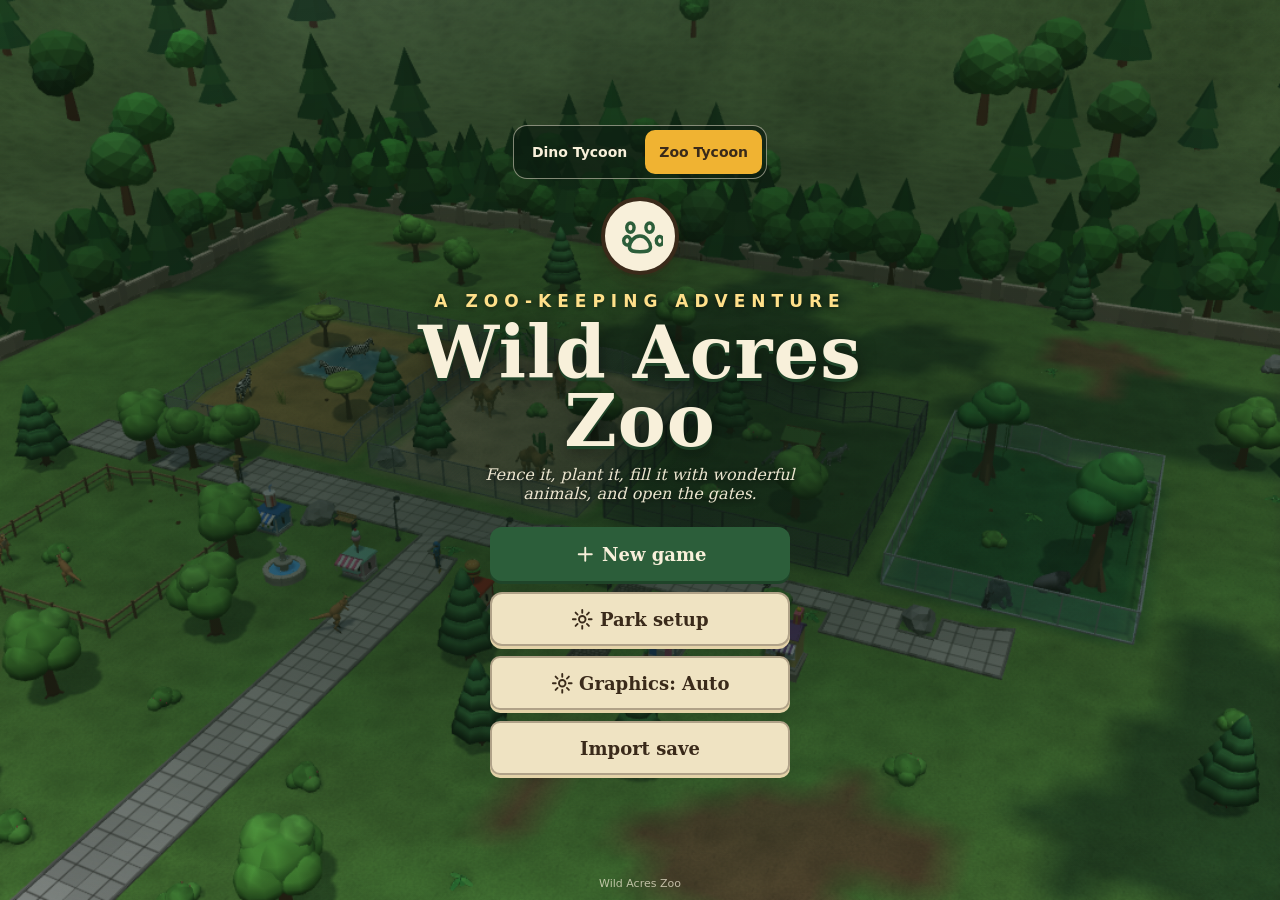
<file: zoo.html>
<!DOCTYPE html>
<html lang="en-GB"><head><meta charset="utf-8">
<meta name="viewport" content="width=device-width, initial-scale=1, maximum-scale=1, user-scalable=no">
<title>Wild Acres Zoo</title>
<link rel="stylesheet" href="styles/tycoon.css">
<link rel="stylesheet" href="styles/zoo.css">
<link rel="stylesheet" href="styles/tycoon-menu.css">
</head><body>
<div id="world"></div>
<div id="ui"></div>
<div id="title"></div>
<div id="boot"><div class="boot-in"><div class="boot-logo">Wild Acres Zoo</div><div class="boot-sub">Unpacking the animals&hellip;</div></div></div>

<script defer src="vendor/three.r128.min.js"></script>
<script defer src="src/zoo/00-data.js"></script>
<script defer src="src/zoo/zoo-config.js"></script>
<script defer src="src/shared/10-core.js"></script>
<script defer src="src/shared/15-storage.js"></script>
<script defer src="src/shared/19-sim-common.js"></script>
<script defer src="src/zoo/20-sim.js"></script>
<script defer src="src/shared/21-sim-coaster.js"></script>
<script defer src="src/shared/22-sim-resort.js"></script>
<script defer src="src/zoo/25-sim-boats.js"></script>
<script defer src="src/shared/30-models-toilets.js"></script>
<script defer src="src/shared/30-models-common.js"></script>
<script defer src="src/zoo/30-models.js"></script>
<script defer src="src/shared/31-models-resort.js"></script>
<script defer src="src/shared/world-renderer.js"></script>
<script defer src="src/zoo/40-world.js"></script>
<script defer src="src/shared/48-world-coaster.js"></script>
<script defer src="src/zoo/44-world-boats.js"></script>
<script defer src="src/shared/50-ui-dom.js"></script>
<script defer src="src/zoo/50-ui.js"></script>
<script defer src="src/shared/51-input.js"></script>
<script defer src="src/zoo/51-tools.js"></script>
<script defer src="src/zoo/52-panels.js"></script>
<script defer src="src/shared/66b-ui-coaster.js"></script>
<script defer src="src/shared/68-ui-resort.js"></script>
<script defer src="src/zoo/67-ui-boats.js"></script>
<script defer src="src/shared/53-screen-shell.js"></script>
<script defer src="src/shared/53-standard-tabs.js"></script>
<script defer src="src/zoo/53-screens.js"></script>
<script defer src="src/shared/54-audio-effects.js"></script>
<script defer src="src/zoo/54-audio.js"></script>
<script defer src="src/zoo/55-tutorial.js"></script>
<script defer src="src/zoo/56-playtimer.js"></script>
<script defer src="src/zoo/57-guide.js"></script>
<script defer src="src/shared/58-streetview.js"></script>
<script defer src="src/shared/59-weather-hud.js"></script>
<script defer src="src/shared/main-lifecycle.js"></script>
<script defer src="src/zoo/60-main.js"></script>
</body></html>
</file>
<file: styles/tycoon.css>
:root{
  --paper:#f8f0da;--paper2:#efe3c2;--paper3:#e4d3a8;--ink:#3a2a1a;--ink2:#6c5740;--ink3:#9a8466;
  --moss:#2c5e3a;--moss2:#3f8650;--moss3:#1f4429;--leaf:#8cc152;--terra:#c4553a;--sun:#f0b332;--sky:#3f8fb5;--good:#2f9a4f;--bad:#c9402f;
  --serif:"Palatino Linotype","Book Antiqua",Palatino,"URW Palladio L","P052","Iowan Old Style",Georgia,"DejaVu Serif",serif;
  --sans:"Trebuchet MS","Avenir Next","Segoe UI",Inter,system-ui,-apple-system,"Helvetica Neue",Arial,sans-serif;
  --r:14px;--shadow:0 3px 0 rgba(58,42,26,.18),0 8px 22px rgba(30,20,10,.28);
  --sat:env(safe-area-inset-top,0px);--sab:env(safe-area-inset-bottom,0px);--sal:env(safe-area-inset-left,0px);--sar:env(safe-area-inset-right,0px);
}
*{box-sizing:border-box;-webkit-tap-highlight-color:transparent}
html,body{margin:0;height:100%;overflow:hidden;background:#1d2f22;font-family:var(--sans);color:var(--ink);-webkit-user-select:none;user-select:none;touch-action:none;overscroll-behavior:none}
#world{position:fixed;inset:0;touch-action:none}
#world canvas{touch-action:none}
#ui{position:fixed;inset:0;pointer-events:none;z-index:5}
#ui>*{pointer-events:auto}
#ui.ui-hidden>*:not(#unhide){display:none!important}
button{font-family:inherit;color:inherit;cursor:pointer;border:0;background:none;padding:0;margin:0;touch-action:manipulation}
button:focus-visible,input:focus-visible{outline:3px solid var(--sun);outline-offset:1px}
svg.ic{width:1.25em;height:1.25em;fill:none;stroke:currentColor;stroke-width:2;stroke-linecap:round;stroke-linejoin:round;vertical-align:-.22em;flex:none}
svg.ic.fill{fill:currentColor;stroke:none}
.serif{font-family:var(--serif)}
.num{font-variant-numeric:tabular-nums}

/* boot */
#boot{position:fixed;inset:0;z-index:50;background:radial-gradient(circle at 50% 40%,#3f8650,#1f4429);display:flex;align-items:center;justify-content:center;color:var(--paper);text-align:center;transition:opacity .5s}
#boot.gone{opacity:0;pointer-events:none}
.boot-logo{font:700 34px/1.1 var(--serif);letter-spacing:.5px}
.boot-sub{margin-top:8px;opacity:.8;font-size:14px}

/* ---------- HUD ---------- */
.pill{background:rgba(248,240,218,.95);border:2px solid rgba(58,42,26,.55);border-radius:13px;box-shadow:var(--shadow);color:var(--ink)}
#hud{position:absolute;left:calc(6px + var(--sal));right:calc(6px + var(--sar));top:calc(6px + var(--sat));display:flex;flex-direction:column;gap:5px;pointer-events:none}
#hud>*{pointer-events:auto}
.hud-row{display:flex;gap:5px;align-items:stretch;justify-content:space-between}
.hud-row.r2{justify-content:flex-start}
.hud-cell{display:flex;align-items:center;gap:6px;padding:0 9px;height:42px;white-space:nowrap}
#cash{font:700 17px var(--serif);min-width:104px;transition:color .2s,background .3s;flex:1 1 auto;max-width:150px;cursor:pointer}
#cash .cur{opacity:.6;font-size:.85em;margin-right:1px}
#cash.up{background:#d9f2c9;color:#1c6b30}
#cash.down{background:#f6d4cb;color:#a1301f}
#cash.neg{color:var(--bad)}
#gstat{font:700 15px var(--sans);gap:5px}
#gstat svg{color:var(--moss2)}
#stars{gap:1px;cursor:pointer;padding:0 8px}
.star{display:inline-block;font:900 21px/1 var(--sans);background:linear-gradient(90deg,#f0a410 var(--f,0%),#cdbf9d var(--f,0%));-webkit-background-clip:text;background-clip:text;color:transparent;-webkit-text-fill-color:transparent;text-shadow:none;filter:drop-shadow(0 1px 0 rgba(58,42,26,.35))}
#menuBtn{width:44px;justify-content:center;padding:0;color:var(--moss)}
#menuBtn svg{width:24px;height:24px}
#clock{font:600 13px var(--sans);gap:5px;height:36px;padding:0 9px}
#clock b{font-family:var(--serif);font-size:14px}
#clock .sunmoon{color:#e09a10}
#clock .sunmoon.night{color:#5a6db8}
#clock .open{font-size:10.5px;font-weight:700;letter-spacing:.5px;padding:2px 6px;border-radius:8px;text-transform:uppercase;background:#d4ecc3;color:#1f6a35}
#clock .open.closed{background:#f3d0c6;color:#9c2f1d}
#speed{display:flex;height:36px;overflow:hidden;padding:0}
#speed button{width:38px;display:flex;align-items:center;justify-content:center;color:var(--ink2);border-right:1px solid rgba(58,42,26,.18)}
#speed button:last-child{border-right:0}
#speed button.on{background:var(--moss);color:var(--paper)}
#speed svg{width:17px;height:17px}
.hbtn{height:36px;width:40px;display:flex;align-items:center;justify-content:center;color:var(--ink2)}
.hbtn.on{background:var(--moss);color:var(--paper)}
#stack{position:absolute;left:calc(6px + var(--sal));right:calc(58px + var(--sar));top:calc(100px + var(--sat));display:flex;flex-direction:column;gap:6px;pointer-events:none;align-items:stretch}
#stack>*{pointer-events:auto}
#goalchip{align-self:flex-start;max-width:100%;padding:5px 10px 6px;font-size:12px;line-height:1.25;cursor:pointer;display:flex;flex-direction:column;gap:3px}
#goalchip .gt{font-weight:700;white-space:nowrap;overflow:hidden;text-overflow:ellipsis}
#goalchip .gt svg{color:var(--terra)}
.mini{height:6px;border-radius:4px;background:rgba(58,42,26,.18);overflow:hidden}
.mini>i{display:block;height:100%;background:linear-gradient(90deg,var(--moss2),var(--leaf));border-radius:4px;transition:width .4s}
#pausebadge{align-self:flex-start;font:700 13px var(--serif);letter-spacing:2px;padding:4px 14px;background:rgba(58,42,26,.82);color:var(--paper);border-radius:20px;pointer-events:none;display:none}
#pausebadge.on{display:block}

/* ---------- side controls ---------- */
#side{position:absolute;right:calc(6px + var(--sar));top:calc(104px + var(--sat));display:flex;flex-direction:column;gap:6px;pointer-events:none}
#side>*{pointer-events:auto}
.cbtn{width:44px;height:44px;border-radius:50%;display:flex;align-items:center;justify-content:center;color:var(--moss3);position:relative}
.cbtn svg{width:22px;height:22px}
.cbtn:active{transform:translateY(2px)}
.cbtn.on{background:var(--moss);color:var(--paper)}
.cbtn small{position:absolute;bottom:-1px;right:-1px;font:700 9px var(--sans);background:var(--ink);color:var(--paper);border-radius:6px;padding:0 3px}

/* ---------- toasts / banners ---------- */
#toasts{display:flex;flex-direction:column;align-items:center;gap:6px;pointer-events:none}
.toast{font-size:13.5px;line-height:1.3;padding:8px 14px;border-radius:12px;background:rgba(58,42,26,.92);color:var(--paper);box-shadow:var(--shadow);text-align:center;animation:tin .25s ease-out;max-width:100%}
.toast.good{background:rgba(30,100,52,.94)}.toast.bad{background:rgba(160,48,32,.95)}.toast.money{background:rgba(160,110,10,.95)}
.toast.out{opacity:0;transform:translateY(-8px);transition:all .35s}
@keyframes tin{from{opacity:0;transform:translateY(-10px) scale(.96)}}
#banner{pointer-events:none;display:flex;flex-direction:column;gap:8px;align-items:center}
.bn{pointer-events:auto;width:100%;padding:12px 14px;border-radius:16px;text-align:center;background:var(--paper);border:3px solid var(--sun);box-shadow:0 0 0 3px rgba(58,42,26,.55),var(--shadow);animation:bnin .5s cubic-bezier(.2,1.4,.4,1)}
.bn.alert{border-color:var(--bad)}.bn.good{border-color:var(--moss2)}
.bn h3{margin:0;font:700 18px var(--serif)}
.bn p{margin:3px 0 0;font-size:13px;color:var(--ink2)}
.bn .row{display:flex;gap:8px;justify-content:center;margin-top:8px}
.bn.out{opacity:0;transform:translateY(-12px) scale(.96);transition:all .4s}
@keyframes bnin{from{opacity:0;transform:scale(.6) translateY(-20px)}}
#confetti{position:fixed;inset:0;pointer-events:none!important;z-index:30}
#follow{padding:7px 8px 7px 12px;display:none;align-items:center;gap:8px;z-index:6}
#follow.on{display:flex}
#follow .ft{flex:1;min-width:0;font-size:12px;line-height:1.25}
#follow .ft b{font:700 14px var(--serif);display:block;white-space:nowrap;overflow:hidden;text-overflow:ellipsis}
#follow .ft span{color:var(--ink2);display:block;overflow:hidden;text-overflow:ellipsis;display:-webkit-box;-webkit-line-clamp:2;-webkit-box-orient:vertical}

/* ---------- buttons ---------- */
.btn{display:inline-flex;align-items:center;justify-content:center;gap:6px;min-height:42px;padding:0 14px;border-radius:12px;font:700 14px var(--sans);background:var(--moss);color:var(--paper);box-shadow:0 3px 0 var(--moss3);border:0;transition:transform .08s,box-shadow .08s}
.btn:active{transform:translateY(2px);box-shadow:0 1px 0 var(--moss3)}
.btn.alt{background:var(--paper2);color:var(--ink);box-shadow:0 3px 0 var(--paper3);border:2px solid rgba(58,42,26,.35)}
.btn.warn{background:var(--terra);box-shadow:0 3px 0 #8f3722}
.btn.gold{background:var(--sun);color:var(--ink);box-shadow:0 3px 0 #b07f0c}
.btn.sm{min-height:38px;padding:0 11px;font-size:13px;border-radius:10px}
.btn[disabled],.btn.dis{opacity:.45;pointer-events:none}
.btn.block{width:100%}

/* ---------- build bar ---------- */
#build{position:absolute;left:0;right:0;bottom:0;padding:0 calc(0px + var(--sar)) var(--sab) calc(0px + var(--sal));pointer-events:none;display:flex;flex-direction:column;align-items:center;transition:transform .3s}
#build.hide{transform:translateY(120%)}
#build>*{pointer-events:auto}
#toolstrip{margin:0 6px 6px;padding:6px 8px;display:none;align-items:center;gap:7px;flex-wrap:wrap;max-width:min(100% - 12px,760px);font-size:13px;position:relative}
#toolstrip.on{display:flex}
#toolstrip .tname{font:700 14px var(--serif);flex:1 1 100px;min-width:100px;line-height:1.2;overflow:hidden}
#toolstrip .tname small{display:block;font:500 11.5px var(--sans);color:var(--ink2);white-space:normal;line-height:1.2}
.seg{display:inline-flex;border-radius:10px;overflow:hidden;border:2px solid rgba(58,42,26,.4);background:var(--paper2)}
.seg button{min-height:36px;padding:0 10px;font:700 12.5px var(--sans);color:var(--ink2);display:flex;align-items:center;gap:4px;border-right:1px solid rgba(58,42,26,.2)}
.seg button:last-child{border-right:0}
.seg button.on{background:var(--moss);color:var(--paper)}
#forecast{flex:1 1 100%;display:none;gap:8px;align-items:center;font-size:12px;line-height:1.3}
#forecast.on{display:flex}
#forecast .pct{font:700 20px var(--serif);min-width:54px;text-align:center}
#forecast .fi{flex:1}
#dock{width:100%;max-width:860px;background:linear-gradient(#2f6a40,#244f31);border-radius:18px 18px 0 0;border:2px solid #17331f;border-bottom:0;box-shadow:0 -4px 18px rgba(0,0,0,.3);padding:6px 0 4px;position:relative}
#dock::before{content:"";position:absolute;inset:0;border-radius:inherit;background:repeating-radial-gradient(circle at 80% 130%,transparent 0 14px,rgba(255,255,255,.045) 14px 15px);pointer-events:none}
#tabs{display:flex;gap:4px;overflow-x:auto;padding:2px 8px 4px;scrollbar-width:none;-webkit-overflow-scrolling:touch;touch-action:pan-x;position:relative}
#tabs::-webkit-scrollbar,#cards::-webkit-scrollbar{display:none}
.tab{flex:0 0 auto;min-width:58px;height:50px;border-radius:12px;color:#d9ead3;display:flex;flex-direction:column;align-items:center;justify-content:center;gap:1px;font:700 10.5px var(--sans);letter-spacing:.2px;padding:0 6px;border:2px solid transparent}
.tab svg{width:22px;height:22px}
.tab.on{background:var(--paper);color:var(--moss3);border-color:#17331f;box-shadow:0 2px 0 rgba(0,0,0,.25)}
.tab.hl,.hl{animation:hl 1.1s ease-in-out infinite;position:relative;z-index:3}
@keyframes hl{0%,100%{box-shadow:0 0 0 0 rgba(240,179,50,.0),0 0 0 3px #f0b332}50%{box-shadow:0 0 0 7px rgba(240,179,50,.45),0 0 0 3px #f0b332}}
#cards{display:flex;gap:7px;overflow-x:auto;padding:5px 8px 6px;scrollbar-width:none;-webkit-overflow-scrolling:touch;touch-action:pan-x;position:relative;min-height:112px}
#cards.empty{display:none}
.card{flex:0 0 auto;width:86px;height:108px;border-radius:12px;background:var(--paper);border:2px solid rgba(23,51,31,.7);box-shadow:0 3px 0 rgba(0,0,0,.22);display:flex;flex-direction:column;align-items:center;padding:4px 3px 3px;position:relative;text-align:center;transition:transform .1s}
.card:active{transform:translateY(2px)}
.card.sel{background:#fff6d2;border-color:var(--sun);box-shadow:0 0 0 3px var(--sun),0 3px 0 rgba(0,0,0,.22)}
.card .th{width:54px;height:54px;border-radius:9px;background:radial-gradient(circle at 50% 35%,#fffdf2,var(--paper2));display:flex;align-items:center;justify-content:center;overflow:hidden;font-size:28px}
.card .th img{width:100%;height:100%;object-fit:contain;display:block}
.card .th canvas{width:100%;height:100%}
.card .nm{font:700 11px/1.15 var(--sans);margin-top:3px;height:26px;display:flex;align-items:center;justify-content:center;overflow:hidden}
.card .pr{font:700 12px var(--serif);color:var(--moss3);margin-top:1px}
.card.lock{filter:saturate(.35)}
.card.lock .th,.card.lock .nm{opacity:.55}
.card .lk{position:absolute;top:3px;right:3px;font:800 10px var(--sans);background:var(--ink);color:#ffd85a;border-radius:8px;padding:1px 5px;display:flex;align-items:center;gap:2px}
.card .lk svg{width:10px;height:10px}
.card .cant .pr{color:var(--bad)}
.card.poor .pr{color:var(--bad)}
.cardhint{color:#d9ead3;font-size:12px;padding:8px 12px;align-self:center}

/* ---------- floating ---------- */
#costtip{position:fixed;z-index:12;pointer-events:none!important;transform:translate(-50%,-100%);padding:4px 10px;border-radius:10px;font:700 14px var(--serif);background:var(--paper);border:2px solid var(--good);box-shadow:var(--shadow);white-space:nowrap;display:none;max-width:80vw}
#costtip.bad{border-color:var(--bad);color:var(--bad)}
#costtip small{display:block;font:500 11px var(--sans);color:var(--ink2)}
#unhide{position:absolute;right:calc(8px + var(--sar));bottom:calc(8px + var(--sab));width:44px;height:44px;border-radius:50%;display:none;align-items:center;justify-content:center;opacity:.55}
#ui.ui-hidden #unhide{display:flex!important}

/* ---------- inspect panel ---------- */
#panel{position:absolute;z-index:7;background:var(--paper);border:3px solid var(--ink);box-shadow:var(--shadow);display:none;flex-direction:column;overflow:hidden;
  left:6px;right:6px;bottom:calc(6px + var(--sab));max-height:42vh;border-radius:18px}
#panel.on{display:flex;animation:pin .22s ease-out}
@keyframes pin{from{transform:translateY(40px);opacity:0}}
#panel .ph{display:flex;gap:10px;align-items:center;padding:8px 10px 6px;border-bottom:2px dashed rgba(58,42,26,.25);background:linear-gradient(var(--paper),var(--paper2));flex:none}
#panel .pth{width:48px;height:48px;border-radius:12px;background:radial-gradient(circle at 50% 35%,#fffdf2,var(--paper3));display:flex;align-items:center;justify-content:center;overflow:hidden;flex:none;border:2px solid rgba(58,42,26,.25);color:var(--moss)}
#panel .pth img{width:100%;height:100%;object-fit:contain}
#panel .pt{flex:1;min-width:0}
#panel .pt h3{margin:0;font:700 17px/1.15 var(--serif);white-space:nowrap;overflow:hidden;text-overflow:ellipsis}
#panel .pt p{margin:1px 0 0;font-size:12px;color:var(--ink2);white-space:nowrap;overflow:hidden;text-overflow:ellipsis}
#panel .x{width:40px;height:40px;border-radius:50%;color:var(--ink2);display:flex;align-items:center;justify-content:center;flex:none}
#panel .pb{overflow-y:auto;padding:8px 12px 10px;touch-action:pan-y;-webkit-overflow-scrolling:touch;display:flex;flex-direction:column;gap:7px}
.bars{display:grid;grid-template-columns:auto 1fr auto;gap:4px 8px;align-items:center;font-size:12px}
.bars .bl{color:var(--ink2);font-weight:700;white-space:nowrap}
.bars .bv{font-variant-numeric:tabular-nums;font-weight:700;min-width:32px;text-align:right}
.bar{height:9px;border-radius:5px;background:rgba(58,42,26,.16);overflow:hidden;min-width:60px}
.bar>i{display:block;height:100%;border-radius:5px;background:var(--good);transition:width .4s,background .4s}
.bar.mid>i{background:var(--sun)}.bar.low>i{background:var(--bad)}
.issues{margin:0;padding:0;list-style:none;display:flex;flex-direction:column;gap:3px}
.issues li{font-size:12.5px;line-height:1.3;padding:4px 8px 4px 24px;border-radius:8px;background:#f8e0d4;color:#7a2a18;position:relative}
.issues li::before{content:"!";position:absolute;left:8px;top:4px;font-weight:900;color:var(--bad)}
.issues li.ok{background:#dcefd2;color:#1f5a30}.issues li.ok::before{content:"\2713";color:var(--good)}
.btnrow{display:flex;gap:6px;flex-wrap:wrap}
.btnrow .btn{flex:1 1 auto}
.sect{font:700 11px var(--sans);letter-spacing:1.2px;text-transform:uppercase;color:var(--ink3);margin:2px 0 0}
.fact{font:italic 12.5px/1.35 var(--serif);color:var(--ink2);padding:6px 9px;border-left:3px solid var(--sun);background:rgba(240,179,50,.12);border-radius:0 8px 8px 0}
.kv{display:flex;justify-content:space-between;font-size:13px;gap:8px}.kv b{font-variant-numeric:tabular-nums}
.chips{display:flex;flex-wrap:wrap;gap:5px}
.chip{font-size:11.5px;font-weight:700;padding:3px 8px;border-radius:10px;background:var(--paper2);border:1px solid rgba(58,42,26,.25)}
.sp-row{display:flex;align-items:center;gap:8px;padding:5px 6px;border-radius:10px;background:rgba(255,255,255,.5);border:1px solid rgba(58,42,26,.15)}
.sp-row .sth{width:34px;height:34px;border-radius:8px;overflow:hidden;background:var(--paper2);display:flex;align-items:center;justify-content:center;flex:none}
.sp-row .sth img{width:100%;height:100%;object-fit:contain}
.sp-row .sm{flex:1;min-width:0;font-size:12.5px;font-weight:700}
.sp-row .sm small{display:block;font-weight:500;color:var(--ink2)}
input[type=range]{-webkit-appearance:none;appearance:none;width:100%;height:30px;background:transparent;touch-action:pan-x}
input[type=range]::-webkit-slider-runnable-track{height:8px;border-radius:5px;background:linear-gradient(90deg,var(--moss2) var(--p,50%),rgba(58,42,26,.2) var(--p,50%))}
input[type=range]::-webkit-slider-thumb{-webkit-appearance:none;width:28px;height:28px;border-radius:50%;background:var(--paper);border:3px solid var(--moss);margin-top:-10px;box-shadow:0 2px 4px rgba(0,0,0,.3)}
input[type=range]::-moz-range-track{height:8px;border-radius:5px;background:rgba(58,42,26,.2)}
input[type=range]::-moz-range-thumb{width:22px;height:22px;border-radius:50%;background:var(--paper);border:3px solid var(--moss)}
input.txt{width:100%;min-height:42px;border-radius:10px;border:2px solid rgba(58,42,26,.45);background:#fffdf4;padding:0 10px;font:600 15px var(--sans);color:var(--ink);-webkit-user-select:text;user-select:text}

/* ---------- modal ---------- */
#modal{position:absolute;inset:0;z-index:9;background:rgba(25,18,10,.55);display:none;align-items:stretch;justify-content:center;padding:calc(6px + var(--sat)) 6px calc(6px + var(--sab))}
#modal.on{display:flex}
#mbox{width:100%;max-width:760px;background:var(--paper);border:3px solid var(--ink);border-radius:20px;box-shadow:var(--shadow);display:flex;flex-direction:column;overflow:hidden;animation:pin .22s ease-out}
#mhead{display:flex;align-items:center;gap:6px;padding:6px 6px 0 8px;background:linear-gradient(var(--paper2),var(--paper));flex:none}
#mtabs{display:flex;gap:3px;overflow-x:auto;flex:1;scrollbar-width:none;padding-bottom:0;touch-action:pan-x}
#mtabs::-webkit-scrollbar{display:none}
#mtabs button{flex:0 0 auto;height:44px;padding:0 11px;border-radius:12px 12px 0 0;font:700 13px var(--sans);color:var(--ink2);display:flex;align-items:center;gap:5px;border:2px solid transparent;border-bottom:0}
#mtabs button.on{background:#fffaf0;color:var(--moss3);border-color:rgba(58,42,26,.35)}
#mclose{width:44px;height:44px;border-radius:50%;display:flex;align-items:center;justify-content:center;flex:none}
#mbody{flex:1;overflow-y:auto;background:#fffaf0;border-top:2px solid rgba(58,42,26,.35);padding:12px;display:flex;flex-direction:column;gap:12px;touch-action:pan-y;-webkit-overflow-scrolling:touch;-webkit-user-select:text;user-select:text}
#mbody h4{margin:0;font:700 16px var(--serif)}
.box{background:var(--paper);border:2px solid rgba(58,42,26,.25);border-radius:14px;padding:10px 12px;display:flex;flex-direction:column;gap:8px}
.big{font:700 28px var(--serif)}
.tbl{width:100%;border-collapse:collapse;font-size:12.5px}
.tbl th{font:700 11px var(--sans);letter-spacing:.8px;text-transform:uppercase;color:var(--ink3);text-align:left;padding:4px 5px;cursor:pointer;white-space:nowrap}
.tbl td{padding:7px 5px;border-top:1px solid rgba(58,42,26,.14);white-space:nowrap}
.tbl tr.tap{cursor:pointer}.tbl tr.tap:active{background:rgba(240,179,50,.25)}
.tbl td.r,.tbl th.r{text-align:right}
.pos{color:var(--good)}.neg{color:var(--bad)}
canvas.chart{width:100%;height:170px;display:block;background:#fffdf3;border-radius:10px;border:1px solid rgba(58,42,26,.2)}
.goal{display:flex;flex-direction:column;gap:5px;padding:9px 11px;border-radius:12px;background:var(--paper);border:2px solid rgba(58,42,26,.2)}
.goal.done{background:#e1f0d4;border-color:rgba(47,154,79,.5)}
.goal .gh{display:flex;justify-content:space-between;gap:8px;font-size:13.5px;font-weight:700}
.goal .gh span:last-child{color:var(--moss);white-space:nowrap}
.msg{font-size:13px;padding:6px 9px;border-radius:9px;background:var(--paper);border-left:4px solid var(--ink3);line-height:1.3}
.msg.good{border-color:var(--good)}.msg.bad{border-color:var(--bad)}.msg.info{border-color:var(--sky)}
.msg small{color:var(--ink3);font-weight:700;margin-right:5px}
.help p{margin:0 0 6px;font-size:13px;line-height:1.4}
.toggle{display:flex;align-items:center;justify-content:space-between;gap:10px;font-size:14px;font-weight:700;min-height:44px}
.sw{width:54px;height:30px;border-radius:16px;background:#bbae92;position:relative;transition:background .2s;flex:none}
.sw::after{content:"";position:absolute;left:3px;top:3px;width:24px;height:24px;border-radius:50%;background:#fff;box-shadow:0 1px 3px rgba(0,0,0,.4);transition:left .2s}
.sw.on{background:var(--moss2)}.sw.on::after{left:27px}
.thought{font:italic 13px var(--serif);display:flex;justify-content:space-between;gap:8px}

/* ---------- tutorial ---------- */
#tut{padding:10px 12px;display:none;border-color:var(--moss)}
#tut.on{display:block;animation:bnin .4s cubic-bezier(.2,1.4,.4,1)}
#tut .th{display:flex;align-items:center;gap:8px;font:700 11px var(--sans);letter-spacing:1.2px;text-transform:uppercase;color:var(--moss)}
#tut .dots{display:flex;gap:3px;flex:1}
#tut .dots i{width:14px;height:5px;border-radius:3px;background:rgba(58,42,26,.2)}#tut .dots i.d{background:var(--moss2)}#tut .dots i.c{background:var(--sun)}
#tut p{margin:5px 0 0;font-size:13px;line-height:1.32}
#tut.min{padding:4px 8px}
#tut.min .th span{white-space:nowrap;overflow:hidden;text-overflow:ellipsis;max-width:60%}
#tut.min .dots{display:none}
#tut.min .th{justify-content:space-between}
#tut p b{font-family:var(--serif)}
#tut .tx{width:34px;height:34px;margin:-6px -4px -6px 0;display:flex;align-items:center;justify-content:center;color:var(--ink2)}
#tut .tr{display:flex;gap:6px;margin-top:7px}

/* ---------- title ---------- */
#title{position:fixed;inset:0;z-index:20;display:none;flex-direction:column;align-items:center;justify-content:center;gap:10px;padding:20px;text-align:center;background:radial-gradient(ellipse 90% 60% at 50% 50%,rgba(14,30,18,.78),rgba(14,30,18,.35) 70%,rgba(14,30,18,.15));color:var(--paper)}
#title.on{display:flex}
#title .logo{font:700 clamp(38px,11vw,72px)/.95 var(--serif);text-shadow:0 3px 0 #1f4429,0 6px 18px rgba(0,0,0,.5);letter-spacing:1px}
#title .logo small{display:block;font:600 clamp(12px,3.4vw,17px) var(--sans);letter-spacing:6px;text-transform:uppercase;margin-bottom:8px;color:#ffe08a;text-shadow:0 2px 6px rgba(0,0,0,.5)}
#title .tag{font:italic 16px var(--serif);opacity:.95;text-shadow:0 2px 6px rgba(0,0,0,.6);margin-bottom:14px;max-width:340px}
#title .tb{display:flex;flex-direction:column;gap:11px;width:min(80vw,300px)}
#title .btn{min-height:54px;font-size:18px;font-family:var(--serif)}
#title .ver{position:absolute;bottom:calc(10px + var(--sab));font-size:11px;opacity:.7}
.emblem{width:78px;height:78px;border-radius:50%;background:var(--paper);border:4px solid var(--ink);display:flex;align-items:center;justify-content:center;color:var(--moss);box-shadow:var(--shadow);margin-bottom:6px}
.emblem svg{width:46px;height:46px;stroke-width:1.8}

/* ---------- desktop ---------- */
@media (min-width:820px){
  #hud{flex-direction:row;justify-content:flex-start;align-items:stretch;gap:6px;right:auto}
  .hud-row{gap:6px}
  .hud-row.r1{justify-content:flex-start}
  #clock,#speed,.hbtn{height:42px}
  #cash{max-width:none;min-width:130px;font-size:19px}
  #menuBtn{order:9}
  #stack{top:calc(60px + var(--sat));right:auto;width:400px}
  #side{top:calc(60px + var(--sat))}
  #panel{left:auto;right:8px;top:calc(60px + var(--sat));bottom:auto;width:350px;max-height:calc(100vh - 230px - var(--sat) - var(--sab));border-radius:18px}
  #side{right:372px}
  #side.nopanel{right:calc(8px + var(--sar))}
  .card{width:98px;height:118px}.card .th{width:62px;height:62px}
  #cards{min-height:124px}
  #mbox{margin:18px auto;max-height:calc(100% - 36px)}
  #modal{padding:0}
}
@media (max-height:520px){
  #panel{max-height:60vh}
  .card{height:96px;width:78px}.card .th{width:44px;height:44px}
  #cards{min-height:100px}
}

/* ---------- species sheet ---------- */
#sheet{position:absolute;inset:0;z-index:10;background:rgba(25,18,10,.55);display:none;align-items:flex-end;justify-content:center}
#sheet.on{display:flex}
.sbox{width:100%;max-width:560px;max-height:90%;overflow-y:auto;background:var(--paper);border:3px solid var(--ink);border-bottom:0;border-radius:22px 22px 0 0;padding:14px 14px calc(14px + var(--sab));display:flex;flex-direction:column;gap:9px;animation:pin .25s ease-out;touch-action:pan-y;-webkit-overflow-scrolling:touch}
.sbox .x{display:flex;align-items:center;justify-content:center;border-radius:50%;color:var(--ink2)}
@media (min-width:820px){#sheet{align-items:center}.sbox{border-radius:22px;border-bottom:3px solid var(--ink)}}

.bn.compact{display:flex;align-items:center;gap:8px;padding:7px 8px 7px 12px;text-align:left;border-width:2px;border-radius:14px}
.bn.compact .bt{flex:1;min-width:0}.bn.compact h3{font-size:15px}.bn.compact p{font-size:12px;margin:1px 0 0}
.bn.compact .row{margin:0}
.btnrow .btn{flex:1 1 auto;padding:0 8px;min-width:0;white-space:nowrap}
.btnrow.tight .btn{flex:1 1 0;padding:0 4px;font-size:12.5px;gap:4px}
@media (max-width:819px){#mtabs button{padding:0 9px}#mtabs button span{display:none}#mtabs button.on span{display:inline}}

/* undo, footprint badges, hatch cards, research button */
#undoBtn{display:none;align-items:center;gap:8px;align-self:flex-start;margin:0 6px 6px;padding:6px 12px 6px 10px;min-height:46px;background:#f5e2a8;border:2px solid #5a3306;color:#3b2204;font:700 13px var(--sans);cursor:pointer;box-shadow:0 3px 0 #b07f0c}
#undoBtn svg{width:24px;height:24px;stroke-width:2.4}
#undoBtn span{display:flex;flex-direction:column;text-align:left;line-height:1.15;max-width:55vw}
#undoBtn small{font:500 11px var(--sans);white-space:nowrap;overflow:hidden;text-overflow:ellipsis}
#undoBtn kbd{font:700 10px var(--sans);background:#5a3306;color:#ffe9a0;border-radius:5px;padding:1px 5px}
#undoBtn.dis{opacity:.55;box-shadow:none}
#undoBtn:active{transform:translateY(2px)}
@media (pointer:coarse){#undoBtn kbd,.kb{display:none}}
.fpb{position:absolute;top:3px;left:3px;display:flex;align-items:center;gap:2px;font:800 9.5px var(--sans);background:rgba(255,255,255,.85);border-radius:7px;padding:1px 4px;color:var(--ink)}
.card .spb{position:absolute;top:3px;right:3px;font:800 9.5px var(--sans);background:rgba(255,255,255,.88);border-radius:7px;padding:1px 4px;color:var(--moss3)}
.fpi{display:block}
.card .gbar{width:70%;height:6px;border-radius:4px;background:#d6c9a4;position:relative;margin-top:2px;overflow:visible}
.card .gbar i{position:absolute;left:0;top:0;bottom:0;background:linear-gradient(90deg,#f2a81d,#8cc152);border-radius:4px}
.card .gbar b{position:absolute;top:-2px;bottom:-2px;width:2px;background:#17331f}
.card .th.sil img{filter:brightness(0) opacity(.55)}
.card.dino.lock{filter:none}
.card.dino.lock .th{opacity:.8}
.cbtn.resbtn{background:linear-gradient(#ffe08a,#f2a81d);color:#3b2204;border:2px solid #5a3306}
.cbtn.resbtn small{background:#c4553a;color:#fff;font-size:10px;min-width:16px;text-align:center;top:-4px;right:-4px;bottom:auto}
#lockbar{display:none;align-self:stretch;align-items:center;gap:8px;background:#b3261a;color:#fff;border:2px solid #fff;border-radius:12px;padding:6px 10px;font:600 12px/1.25 var(--sans);animation:lockp 1s ease-in-out infinite;box-shadow:0 0 18px rgba(255,40,20,.6)}
#lockbar.on{display:flex}#lockbar b{font:800 14px var(--sans);letter-spacing:2px}#lockbar svg{width:20px;height:20px;flex:none}
@keyframes lockp{50%{background:#7e1710}}
body.lockdown #ui::after{content:"";position:fixed;inset:0;pointer-events:none;box-shadow:inset 0 0 90px 24px rgba(220,30,20,.45);animation:lockv 1.2s ease-in-out infinite}
@keyframes lockv{50%{opacity:.45}}

/* ---- guide ---- */
.gd-top{margin:2px 0 6px}
.gd-intro{font-size:12.5px;color:var(--ink2);line-height:1.4;margin:0 0 10px}
.gd-grid{display:flex;flex-direction:column;gap:8px}
@media (min-width:600px){.gd-grid{display:grid;grid-template-columns:repeat(auto-fill,minmax(240px,1fr));gap:8px}}
.gd-card{gap:6px;padding:9px 11px}
.gd-head{display:flex;align-items:center;gap:8px}
.gd-head b{font-size:14px}
.gd-em{font-size:22px;line-height:1;width:28px;text-align:center}
.gd-sub{font-size:11.5px;color:var(--ink3);text-transform:capitalize}
.gd-lbl{font-size:10.5px;font-weight:800;letter-spacing:.04em;text-transform:uppercase;color:var(--ink3);margin-top:2px}
.gd-none{font-size:12px;color:var(--ink3);font-style:italic}
.gd-info{font-size:12.5px;color:var(--ink);line-height:1.35}
.gd-t{display:inline-flex;align-items:center;gap:4px}
.gd-dot{display:inline-block;width:9px;height:9px;border-radius:50%;border:1px solid rgba(58,42,26,.4);flex:none}
.gd-card .kv{font-size:12px}

/* ===== UI-TERRAIN: sculpt cards, brush strip, new-game setup ===== */
#setup{position:fixed;inset:0;z-index:30;background:rgba(14,26,16,.82);display:flex;align-items:stretch;justify-content:center;padding:calc(8px + var(--sat)) 8px calc(8px + var(--sab));overflow:hidden}
#setup .sbox{width:100%;max-width:640px;background:var(--paper);color:var(--ink);border:3px solid var(--ink);border-radius:20px;padding:12px;display:flex;flex-direction:column;gap:10px;overflow-y:auto;-webkit-overflow-scrolling:touch;text-align:left}
#setup h2{font:700 18px var(--serif);margin:2px 0 0}
#setup .smaps{display:grid;grid-template-columns:repeat(auto-fill,minmax(150px,1fr));gap:8px}
#setup .smap,#setup .sdiff,#setup .ssize{background:var(--paper2);border:2px solid rgba(58,42,26,.35);border-radius:12px;padding:6px;display:flex;flex-direction:column;gap:3px;text-align:left;color:var(--ink);min-height:44px}
#setup .smap.sel,#setup .sdiff.sel,#setup .ssize.sel{background:#fff6d2;border-color:var(--sun);box-shadow:0 0 0 3px var(--sun)}
#setup .sth{aspect-ratio:1;border-radius:8px;overflow:hidden;background:#5b6e4e}
#setup .sth canvas{width:100%;height:100%;display:block;image-rendering:pixelated}
#setup .snm{display:flex;align-items:center;justify-content:space-between;gap:4px;font:700 13px var(--sans)}
#setup .badge{font:800 9.5px var(--sans);background:var(--moss);color:var(--paper);border-radius:7px;padding:1px 6px;text-transform:uppercase;letter-spacing:.5px}
#setup .sbl{font:500 11.5px/1.25 var(--sans);color:var(--ink2)}
#setup .sdiffs{display:grid;grid-template-columns:repeat(3,1fr);gap:8px}
#setup .ssizes{display:grid;grid-template-columns:repeat(4,1fr);gap:8px}
#setup .sdiff b,#setup .ssize b{font:700 14px var(--serif)}#setup .sdiff .sm,#setup .ssize .sm{font:800 13px var(--sans);color:var(--moss3)}#setup .sdiff small,#setup .ssize small{font:500 11px/1.25 var(--sans);color:var(--ink2)}
#setup .srow{display:flex;align-items:center;justify-content:space-between;gap:8px;font:600 12.5px var(--sans);color:var(--ink2)}
#setup .sact{display:flex;gap:10px;margin-top:2px;position:sticky;bottom:-12px;background:var(--paper);padding:8px 0 4px}
#setup .sact .btn{flex:1;min-height:50px;font-size:16px}
@media (max-width:430px){#setup .smaps{grid-template-columns:1fr 1fr}#setup .sdiff small,#setup .ssize small{display:none}#setup .sdiff,#setup .ssize{align-items:center;text-align:center}}

/* ===== street view (WORLD-VIEW) ===== */
#svbar,#svhint,#svfwd,#svflash{display:none}
body.sv-on #svbar{display:flex}
#svbar{position:absolute;left:calc(6px + var(--sal));right:calc(6px + var(--sar));top:calc(6px + var(--sat));align-items:center;gap:8px;padding:5px 6px 5px 12px;flex-wrap:wrap;z-index:7;pointer-events:auto}
#svbar .svt{display:flex;align-items:center;gap:6px;font:700 15px var(--serif);color:var(--moss3);margin-right:auto}
#svbar .svt svg{width:20px;height:20px}
#svbar .svcomp{display:flex;align-items:center;gap:5px;font:700 12px var(--sans);color:var(--ink2);min-width:74px}
#svbar .svdial{width:30px;height:30px;color:var(--ink2);flex:none}
#svbar .svdial svg{width:100%;height:100%;display:block}
#svbar .svsel{height:38px;border-radius:10px;border:2px solid rgba(58,42,26,.35);background:var(--paper2);color:var(--ink);font:600 13px var(--sans);padding:0 8px;max-width:210px;min-width:0}
#svbar .svexit{min-height:38px}
body.sv-on #hud,body.sv-on #side,body.sv-on #build,body.sv-on #panel,body.sv-on #unhide,body.sv-on #goalchip,body.sv-on #follow,body.sv-on #tut,body.sv-on #pausebadge,body.sv-on #costtip,body.sv-on #wxpop{display:none!important}
body.sv-on #stack{top:calc(62px + var(--sat))}
#svhint{position:absolute;left:50%;bottom:calc(14px + var(--sab));transform:translateX(-50%);max-width:92vw;padding:7px 14px;border-radius:20px;background:rgba(58,42,26,.78);color:var(--paper);font:600 12.5px var(--sans);text-align:center;pointer-events:none;opacity:0;transition:opacity .5s;z-index:6}
body.sv-on #svhint.on{display:block;opacity:1}
#svfwd{position:absolute;right:calc(14px + var(--sar));bottom:calc(22px + var(--sab));width:72px;height:72px;border-radius:50%;align-items:center;justify-content:center;color:var(--moss3);z-index:7;touch-action:none;user-select:none}
#svfwd svg{width:34px;height:34px}
#svfwd.on{background:var(--moss);color:var(--paper);transform:scale(.95)}
@media (hover:none),(pointer:coarse){body.sv-on #svfwd{display:flex}}
#svflash{position:fixed;inset:0;background:#fff;opacity:0;pointer-events:none;z-index:25}
body.sv-on #svflash{display:block}
#svflash.go{animation:svfl .45s ease-out}
@keyframes svfl{0%{opacity:0}30%{opacity:.7}100%{opacity:0}}
body.sv-on #world{cursor:grab}
body.sv-on.sv-drag #world{cursor:grabbing}
@media (max-width:560px){
  #svbar{gap:6px;padding:5px 6px 5px 10px}
  #svbar .svt b{display:none}
  #svbar .svsel{flex:1;max-width:none}
  #svbar .svexit span{display:none}
  #svbar .svexit{padding:0 10px}
  body.sv-on #stack{top:calc(60px + var(--sat))}
}

/* ===== weather chip + popover (WORLD-VIEW) ===== */
#svfwd{pointer-events:auto}
#wxchip{font:600 13px var(--sans);gap:5px;height:36px;padding:0 9px;position:relative;white-space:nowrap}
#wxchip .wxe{font-size:17px;line-height:1}
#wxchip.wx-bad{background:rgba(250,222,205,.96)}
#wxchip.open{background:var(--paper2)}
#wxchip .wxdot{position:absolute;top:-3px;right:-3px;width:10px;height:10px;border-radius:50%;background:#e8942a;border:2px solid var(--paper)}
#wxpop{position:fixed;z-index:20;display:none;padding:10px 12px;font:500 13px/1.35 var(--sans);color:var(--ink);pointer-events:auto;max-height:70vh;overflow:auto}
#wxpop.on{display:block}
#wxpop .wxh{display:flex;gap:10px;align-items:center}
#wxpop .wxh .wxe{font-size:30px;line-height:1}
#wxpop .wxh b{font:700 17px var(--serif);display:block}
#wxpop small{color:var(--ink2);font-size:12px;display:block}
#wxpop .wxb{margin:6px 0 2px;color:var(--ink2)}
#wxpop span:not(.wxe){display:block;font:700 10.5px var(--sans);letter-spacing:.6px;text-transform:uppercase;color:var(--ink3,#8a7a5e);margin-bottom:2px}
#wxpop .wxfx,#wxpop .wxfc,#wxpop .wxev{margin-top:8px;padding-top:7px;border-top:1px solid rgba(58,42,26,.18)}
#wxpop .wxe1{display:flex;gap:8px;align-items:flex-start;margin-top:5px}
#wxpop .wxe1 i{font-style:normal;font-size:18px;line-height:1.1}
#wxpop .wxe1>div{flex:1;min-width:0}
#wxpop .wxe1 b{font-weight:700}
#wxpop .wxe1 em{font:700 11px var(--sans);font-style:normal;color:#8a5a0a;background:#fbe6b4;border-radius:8px;padding:2px 6px;white-space:nowrap}
#wxpop .wxnone{color:var(--ink2)}
</file>
<file: styles/zoo.css>
/* Room for the play timer on narrow desktop layouts */
@media (min-width:820px) and (max-width:1059px){
  #wxchip .wxn{display:none}
  #cash{min-width:106px;font-size:17px}
  .hud-cell{padding:0 7px;gap:5px}
  #speed button{width:34px}
}

@media (max-width:560px){#setup .ssizes{grid-template-columns:repeat(2,1fr)}}
@media (max-width:599px){#wxchip .wxn{display:none}#wxchip{padding:0 8px}}
body.sv-on #timerpop{display:none!important}

/* ===== play timer app ===== */
#timerchip{font:700 13px var(--sans);gap:5px;height:36px;padding:0 9px;position:relative;white-space:nowrap;color:var(--ink)}
#timerchip .pt-ic{display:inline-flex;color:var(--moss2)}
#timerchip.open{background:var(--paper2)}
#timerchip.pt-paused{color:var(--ink2)}
#timerchip.pt-paused .pt-ic{color:var(--ink3)}
#timerchip.pt-alert{background:rgba(251,235,196,.98);border-color:#c47a16}
#timerchip .pt-dot{position:absolute;top:-3px;right:-3px;width:10px;height:10px;border-radius:50%;background:#e8942a;border:2px solid var(--paper)}
#timerpop{position:fixed;z-index:20;display:none;padding:11px 12px;font:500 13px/1.35 var(--sans);color:var(--ink);pointer-events:auto;max-height:calc(100vh - 80px);overflow:auto;flex-direction:column;gap:10px}
#timerpop.on{display:flex}
.pt-head{display:flex;align-items:center;justify-content:space-between;gap:8px;padding-bottom:7px;border-bottom:1px solid rgba(58,42,26,.16)}
.pt-title{display:flex;align-items:center;gap:6px;min-width:0}
.pt-hic{display:inline-flex;color:var(--moss)}
.pt-title b{font:700 16px var(--serif)}
.pt-status{font:700 10.5px var(--sans);text-transform:uppercase;letter-spacing:.5px;padding:2px 7px;border-radius:8px;background:#d4ecc3;color:#1f6a35}
.pt-status.paused{background:var(--paper3);color:var(--ink2)}
.pt-x{width:34px;height:34px;border-radius:50%;display:flex;align-items:center;justify-content:center;color:var(--ink2)}
.pt-x:hover{background:rgba(58,42,26,.08)}
.pt-hero{background:var(--paper2);border:1.5px solid rgba(58,42,26,.2);border-radius:12px;padding:10px 12px;text-align:center}
.pt-clock{font:700 32px/1.1 var(--serif);letter-spacing:.5px;color:var(--ink)}
.pt-sub{font-size:12px;color:var(--ink2);margin-top:4px}
.pt-meta{font-size:11.5px;color:var(--ink3);margin-top:2px}
.pt-banner{display:flex;flex-direction:column;gap:7px;padding:8px 10px;border-radius:11px;background:#fbe9bf;border:2px solid #d4901a;font-size:12.5px}
.pt-banner p{margin:0;font-weight:700;color:#664007}
.pt-actions .btn{min-height:36px;font-size:13px}
.pt-rem{display:flex;flex-direction:column;gap:6px;padding-top:8px;border-top:1px solid rgba(58,42,26,.16)}
.pt-rem-head{display:flex;justify-content:space-between;align-items:center;font-size:12px}
.pt-rem-head span:first-child{font:700 10.5px var(--sans);letter-spacing:.6px;text-transform:uppercase;color:var(--ink3)}
.pt-rem-st{font-weight:700;color:var(--ink2)}
.pt-seg{display:flex;width:100%}
.pt-seg button{flex:1 1 0;min-height:32px;padding:0 4px;justify-content:center;font-size:12px}
.pt-mini{height:7px}
.pt-laps{display:flex;flex-direction:column;gap:5px;padding-top:8px;border-top:1px solid rgba(58,42,26,.16)}
.pt-laps-head{display:flex;justify-content:space-between;align-items:center}
.pt-laps-head span{font:700 10.5px var(--sans);letter-spacing:.6px;text-transform:uppercase;color:var(--ink3)}
.pt-clear{font:700 11.5px var(--sans);color:var(--terra);padding:2px 6px;border-radius:6px}
.pt-lap-list{display:flex;flex-direction:column;gap:4px;max-height:112px;overflow-y:auto}
.pt-lap{display:grid;grid-template-columns:30px 1fr auto auto;gap:6px;align-items:center;font-size:12px;padding:4px 7px;border-radius:8px;background:rgba(255,255,255,.55);border:1px solid rgba(58,42,26,.14)}
.pt-lap-n{font-weight:700;color:var(--ink3)}
.pt-lap-d{color:var(--ink2)}
.pt-lap-delta{color:var(--moss);font-size:11.5px}
.pt-lap-at{color:var(--ink)}
@media (max-width:599px){
  .hud-row.r2{flex-wrap:wrap}
  #clock{padding:0 7px;gap:4px;font-size:12px}
  #speed button{width:33px}
  .hbtn{width:36px}
  #timerchip{order:5;height:30px;padding:0 8px;font-size:12px;gap:4px}
  body:not(.pt-hud-off) #stack{top:calc(130px + var(--sat))}
}

/* ===== Luxury Resort UI ===== */
.tp-fbar{flex:0 0 auto;display:flex;flex-direction:column;flex-wrap:wrap;gap:4px;max-height:108px;align-content:flex-start;margin:0 4px 0 0;padding:2px 4px}
.tp-chip{flex:0 0 auto;padding:5px 9px;border-radius:9px;border:1.5px solid rgba(255,255,255,.25);background:rgba(255,255,255,.14);color:#eef6e8;font:700 11.5px/1.1 var(--sans);white-space:nowrap}
.tp-chip.active{background:var(--paper);color:var(--moss3);border-color:#d4af37;box-shadow:0 2px 0 rgba(0,0,0,.22)}
.psec{display:flex;flex-direction:column;gap:5px;padding:8px 10px;border-radius:12px;background:rgba(240,179,50,.11);border:1.5px solid rgba(196,154,44,.4)}
.psec .flex.between{display:flex;justify-content:space-between;align-items:center;gap:8px}
.psec .mb4{margin-bottom:3px}
.badge.gold{display:inline-flex;align-items:center;gap:4px;padding:2px 8px;border-radius:99px;background:linear-gradient(#f8dfa0,#dfb142);color:#4b3204;font:800 11px var(--sans);border:1px solid #b5851e}
.psec .mr{display:flex;justify-content:space-between;align-items:center;font-size:12.5px;gap:8px}
.psec .mr b{font-variant-numeric:tabular-nums}
.text-muted{color:var(--ink2)}
</file>
<file: styles/tycoon-menu.css>
/* Shared title-screen navigation for the two independent games. */
#title{overflow-y:auto;justify-content:safe center;touch-action:pan-y;-webkit-overflow-scrolling:touch}
.tycoon-choice{display:flex;flex-shrink:0;gap:4px;padding:4px;border:1px solid rgba(248,240,218,.5);border-radius:14px;background:rgba(14,30,18,.7);margin-bottom:8px;max-width:100%}
.tycoon-choice a{display:flex;align-items:center;justify-content:center;min-height:44px;padding:8px 14px;border-radius:10px;color:var(--paper);font:700 14px var(--sans);text-decoration:none;touch-action:manipulation}
.tycoon-choice a[aria-current="page"]{background:var(--sun);color:var(--ink)}
.tycoon-choice a:hover{box-shadow:inset 0 0 0 2px var(--sun)}
.tycoon-choice a:focus-visible{outline:3px solid var(--sun);outline-offset:2px}
</file>
